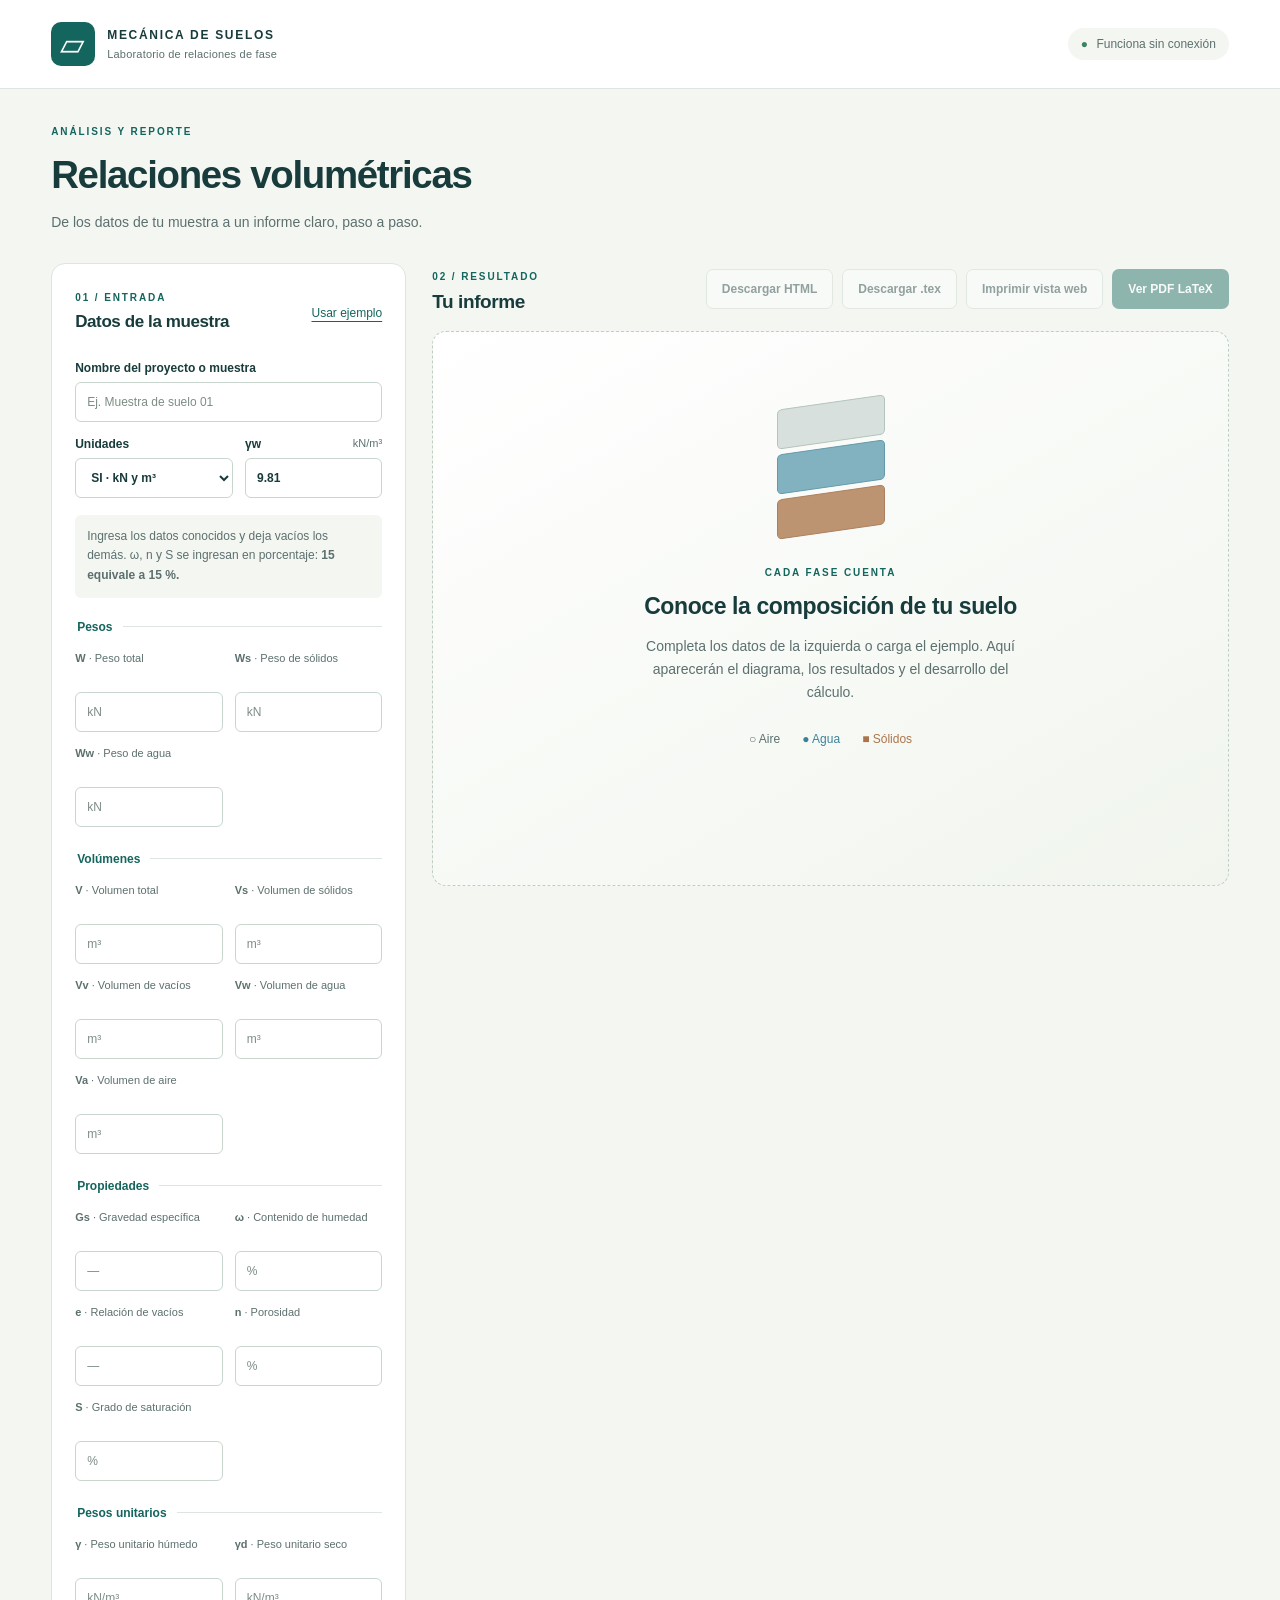
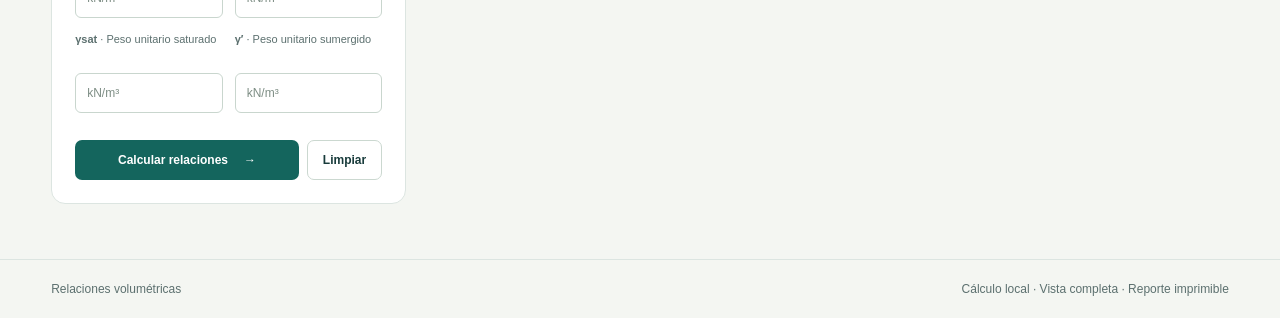
<file: index.html>
<!doctype html>
<html lang="es">
<head>
  <meta charset="utf-8">
  <meta name="viewport" content="width=device-width, initial-scale=1">
  <meta name="color-scheme" content="light">
  <title>Relaciones volumétricas · Mecánica de suelos</title>
  <link rel="stylesheet" href="styles.css">
  <script src="soil.js" defer></script>
  <script src="latex.js" defer></script>
  <script src="app.js" defer></script>
</head>
<body>
  <a class="skip-link" href="#workspace">Saltar al contenido</a>
  <header class="site-header no-print">
    <div class="brand"><span class="brand-icon" aria-hidden="true">▱</span><div>MECÁNICA DE SUELOS<small>Laboratorio de relaciones de fase</small></div></div>
    <span class="local-badge"><span aria-hidden="true">●</span> Funciona sin conexión</span>
  </header>
  <main id="workspace">
    <div class="intro no-print"><p class="eyebrow">ANÁLISIS Y REPORTE</p><h1>Relaciones volumétricas</h1><p>De los datos de tu muestra a un informe claro, paso a paso.</p></div>
    <div class="workspace-grid">
      <aside class="input-panel no-print" aria-labelledby="input-title">
        <div class="panel-heading"><div><span class="eyebrow">01 / ENTRADA</span><h2 id="input-title">Datos de la muestra</h2></div><button type="button" id="example" class="text-button">Usar ejemplo</button></div>
        <form id="soil-form" novalidate>
          <label class="field project-field" for="project">Nombre del proyecto o muestra<input id="project" maxlength="120" placeholder="Ej. Muestra de suelo 01"></label>
          <div class="system-row"><label class="field" for="system">Unidades<select id="system"><option value="SI">SI · kN y m³</option><option value="CGS">CGS · gf y cm³</option></select></label><label class="field" for="gammaw">γw <span class="density-unit">kN/m³</span><input id="gammaw" value="9.81" inputmode="decimal" autocomplete="off"></label></div>
          <p class="input-help">Ingresa los datos conocidos y deja vacíos los demás. ω, n y S se ingresan en porcentaje: <strong>15 equivale a 15 %.</strong></p>
          <div id="input-groups"></div>
          <div class="form-actions"><button class="button primary" type="submit">Calcular relaciones <span aria-hidden="true">→</span></button><button type="button" id="clear" class="button secondary">Limpiar</button></div>
        </form>
      </aside>
      <div class="output-panel">
        <div id="status" class="status no-print" role="status" aria-live="polite" hidden></div>
        <div class="report-toolbar no-print"><div><span class="eyebrow">02 / RESULTADO</span><h2>Tu informe</h2></div><div class="toolbar-actions"><button type="button" id="download" class="button secondary" disabled>Descargar HTML</button><button type="button" id="download-tex" class="button secondary" disabled>Descargar .tex</button><button type="button" id="print" class="button secondary" disabled>Imprimir vista web</button><button type="button" id="latex-pdf" class="button primary" disabled>Ver PDF LaTeX</button></div></div>
        <p id="print-help" class="print-help no-print" hidden><strong>Ver PDF LaTeX</strong> compila el informe y muestra una vista previa. Después puedes descargar el PDF o su archivo <strong>.tex</strong> editable.</p>
        <section id="pdf-preview" class="pdf-preview no-print" aria-labelledby="pdf-preview-title" hidden>
          <div class="preview-heading"><div><p class="eyebrow">REPORTE COMPILADO</p><h2 id="pdf-preview-title" tabindex="-1">Vista previa del PDF</h2></div><button type="button" id="close-preview" class="button secondary">Cerrar vista previa</button></div>
          <div class="preview-actions"><a id="save-pdf" class="button primary" download="relaciones-volumetricas.pdf">Descargar PDF</a><button id="preview-tex" type="button" class="button secondary">Descargar .tex</button><a id="open-pdf" class="button secondary" target="_blank" rel="noopener">Abrir en otra pestaña</a></div>
          <p class="print-help">Si tu navegador no muestra el documento aquí, usa “Abrir en otra pestaña” o “Descargar PDF”.</p>
          <iframe id="pdf-frame" title="Informe PDF de relaciones volumétricas"></iframe>
        </section>
        <div id="empty" class="empty-state"><div class="empty-art" aria-hidden="true"><span></span><span></span><span></span></div><p class="eyebrow">CADA FASE CUENTA</p><h2>Conoce la composición de tu suelo</h2><p>Completa los datos de la izquierda o carga el ejemplo. Aquí aparecerán el diagrama, los resultados y el desarrollo del cálculo.</p><div class="empty-legend"><span>○ Aire</span><span>● Agua</span><span>■ Sólidos</span></div></div>
        <article id="report" aria-label="Informe de relaciones volumétricas" hidden></article>
      </div>
    </div>
  </main>
  <footer class="site-footer no-print">Relaciones volumétricas <span>Cálculo local · Vista completa · Reporte imprimible</span></footer>
  <noscript>Activa JavaScript en tu navegador para realizar los cálculos.</noscript>
</body>
</html>
</file>
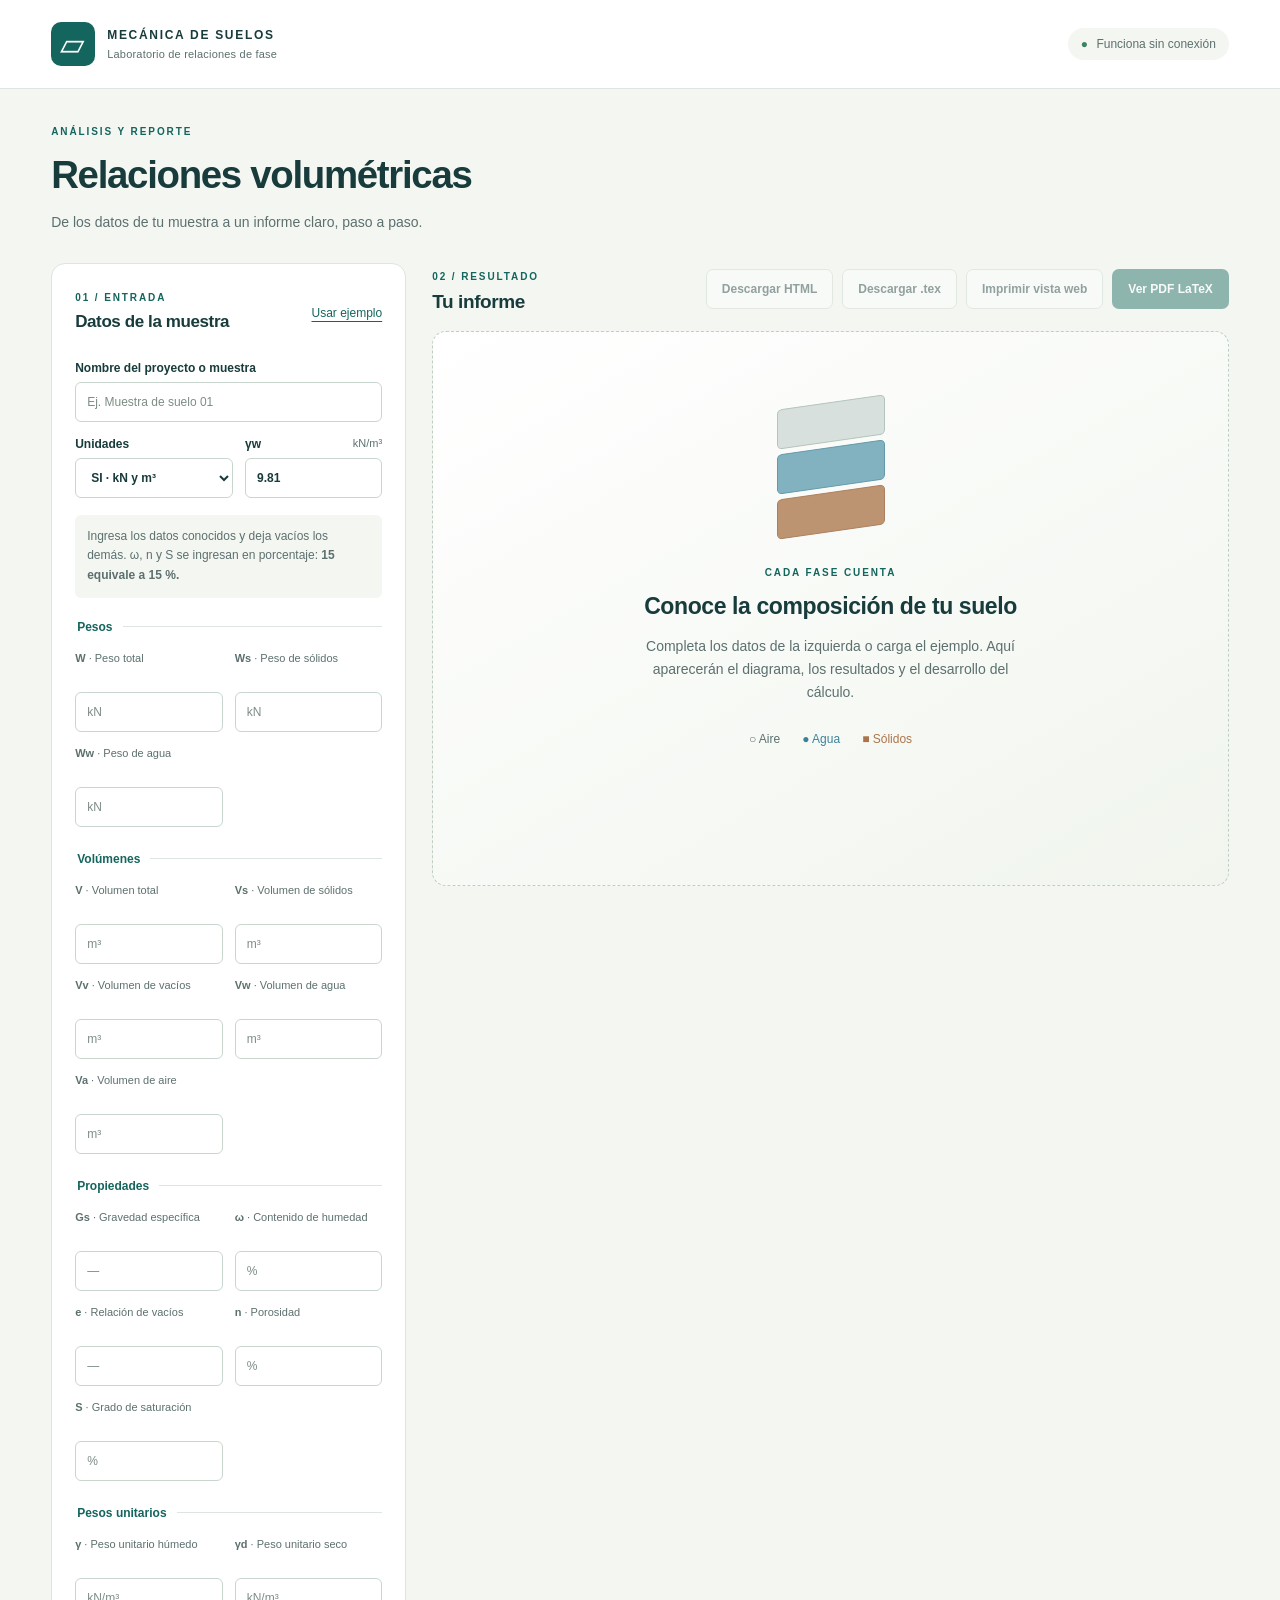
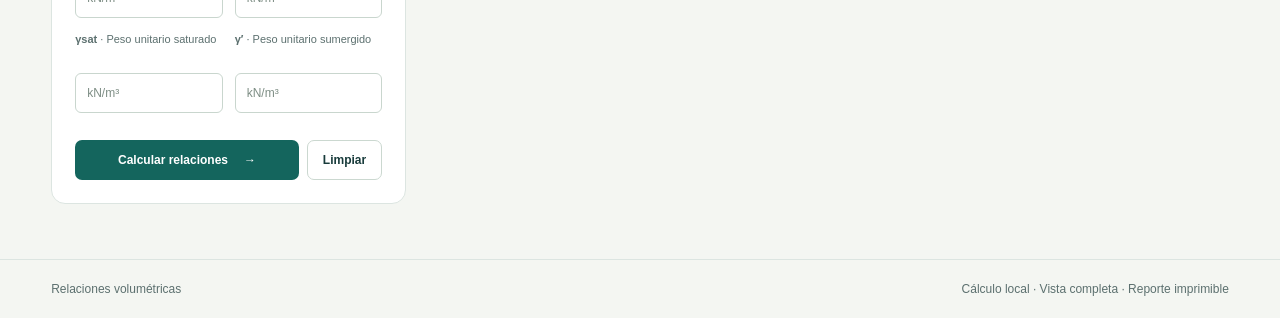
<file: relaciones-volumetricas.html>
<!doctype html>
<html lang="es">
<head>
  <meta charset="utf-8">
  <meta name="viewport" content="width=device-width, initial-scale=1">
  <meta name="color-scheme" content="light">
  <title>Relaciones volumétricas · Mecánica de suelos</title>
  <style id="app-styles">
:root{--ink:#183b3b;--muted:#5c706f;--accent:#14655d;--line:#dce5e1;--paper:#fff;--bg:#f4f6f2;--soft:#eaf2ee;--brown:#ad744b;--blue:#3a829b;font-family:Segoe UI,Arial,sans-serif;color:var(--ink);background:var(--bg);font-synthesis:none}
*{box-sizing:border-box}body{margin:0}button,input,select{font:inherit}button{cursor:pointer}button:disabled{opacity:.45;cursor:not-allowed}button,input,select,a{outline-offset:4px}button:focus-visible,input:focus-visible,select:focus-visible,a:focus-visible{outline:3px solid #258b7a}[hidden]{display:none!important}.skip-link{position:absolute;left:12px;top:-90px;background:white;padding:12px;z-index:5}.skip-link:focus{top:12px}.site-header{display:flex;justify-content:space-between;align-items:center;padding:22px 4%;background:#fff;border-bottom:1px solid var(--line)}.brand{display:flex;align-items:center;gap:12px;font-size:12px;font-weight:750;letter-spacing:1.7px}.brand-icon{display:grid;place-items:center;font-size:32px;width:44px;height:44px;color:white;background:var(--accent);border-radius:10px}.brand small{display:block;font-size:11px;font-weight:400;letter-spacing:.2px;margin-top:6px;color:var(--muted)}.local-badge{font-size:12px;color:var(--muted);background:var(--bg);padding:9px 13px;border-radius:30px}.local-badge span{color:#3d8264;margin-right:5px}main{max-width:1500px;margin:auto;padding:35px 4% 55px}.eyebrow{font-size:10px;letter-spacing:1.9px;font-weight:750;color:var(--accent);margin:0 0 12px}h1{font-size:clamp(28px,3vw,39px);letter-spacing:-1.3px;margin:6px 0 10px;font-weight:650}h2{font-size:19px;letter-spacing:-.4px;margin:7px 0}h3{font-size:16px}p{line-height:1.65}.intro>p:last-child{color:var(--muted);font-size:14px;margin-bottom:29px}.workspace-grid{display:grid;grid-template-columns:355px minmax(0,1fr);gap:26px;align-items:start}.input-panel{border:1px solid var(--line);border-radius:14px;background:white;padding:23px}.panel-heading{display:flex;justify-content:space-between;align-items:center;gap:8px;margin-bottom:22px}.panel-heading h2{font-size:17px}.text-button{padding:4px 0;background:none;border:0;color:var(--accent);font-size:12px;text-decoration:underline;text-underline-offset:4px;white-space:nowrap}.field{display:flex;flex-direction:column;gap:7px;font-size:12px;font-weight:600;position:relative}.field span{font-size:11px;color:var(--muted);font-weight:400}.field input,.field select{width:100%;min-width:0;border:1px solid #c9d6ce;border-radius:6px;padding:10px 11px;background:#fff;color:var(--ink);height:40px}.field input::placeholder{color:#7d8d84;font-weight:400}.field input[aria-invalid=true]{border-color:#b43d32;background:#fff5f2}.system-row{display:grid;grid-template-columns:1.15fr 1fr;gap:12px;margin-top:15px}.density-unit{position:absolute;right:0;top:0}.input-help{font-size:12px;color:var(--muted);background:var(--bg);padding:12px;border-radius:6px;margin:17px 0 22px}fieldset{border:0;border-top:1px solid var(--line);padding:17px 0 5px;margin:20px 0 0;min-width:0}legend{font-size:12px;font-weight:700;padding-right:10px;color:var(--accent)}.field-grid{display:grid;grid-template-columns:1fr 1fr;gap:14px 12px}.field-name{line-height:1.4;min-height:34px}.form-actions{display:flex;gap:8px;margin-top:22px}.button{border-radius:7px;padding:11px 15px;font-size:12px;font-weight:650;border:1px solid transparent;display:inline-flex;align-items:center;justify-content:center;gap:16px;min-height:40px}.primary{background:var(--accent);color:white}.primary:hover:not(:disabled){background:#104f48}.secondary{background:#fff;border-color:#cbd8d0;color:var(--ink)}.secondary:hover:not(:disabled){background:var(--soft)}.form-actions .primary{flex:1}.report-toolbar{display:flex;align-items:center;justify-content:space-between;gap:12px;margin:3px 0 18px}.toolbar-actions{display:flex;gap:9px;flex-wrap:wrap}.report-toolbar h2{margin-bottom:0}.report-toolbar .eyebrow{font-size:10px}.empty-state{border:1px dashed #bfcfc4;border-radius:14px;min-height:555px;text-align:center;padding:70px 35px;background:linear-gradient(150deg,#fff,#f1f5ee)}.empty-state>p:not(.eyebrow){max-width:395px;margin:15px auto;font-size:14px;color:var(--muted)}.empty-state h2{font-size:23px}.empty-art{width:108px;height:133px;display:flex;flex-direction:column;gap:5px;margin:0 auto 30px;transform:skewY(-8deg)}.empty-art span{height:30%;border-radius:5px;background:#d7e0dc;border:1px solid #b3c4bc}.empty-art span:nth-child(2){background:#82b2c0;border-color:#639aaa}.empty-art span:nth-child(3){background:#bd9472;border-color:#ac805c}.empty-legend{display:flex;justify-content:center;gap:22px;color:var(--muted);font-size:12px;margin-top:28px}.empty-legend span:nth-child(2){color:var(--blue)}.empty-legend span:nth-child(3){color:var(--brown)}.status{border-radius:8px;background:#fff0e8;border:1px solid #ecc8b3;color:#7a3923;padding:12px 16px;font-size:13px;margin-bottom:18px}.status ul{padding-left:18px;margin:6px 0}.status.success{color:var(--accent);background:var(--soft);border-color:#c3d8cb}.print-help{font-size:12px;color:var(--muted);margin:0 0 17px}#report{padding:32px;background:white;border:1px solid var(--line);border-radius:14px;overflow-wrap:anywhere}.report-heading{border-bottom:2px solid var(--accent);padding-bottom:20px;margin-bottom:22px}.report-heading h2{font-size:27px}.report-heading .project{font-size:17px;margin:8px 0;color:var(--accent)}.report-meta{font-size:12px;color:var(--muted);margin:7px 0}.report-section{margin-top:28px}.section-title{display:flex;gap:10px;align-items:baseline;font-size:17px;margin-bottom:17px}.section-title span{font-size:11px;color:var(--accent);font-weight:400}.summary-cards{display:grid;grid-template-columns:repeat(3,1fr);gap:10px}.summary-card{background:var(--soft);padding:14px;border-radius:7px;font-size:11px;color:var(--muted)}.summary-card strong{display:block;font-size:24px;font-weight:600;color:var(--ink);margin:8px 0 3px}.summary-card small{font-size:11px}.phase-figure{margin:0;border:1px solid var(--line);border-radius:8px;padding:14px 12px;background:#fcfdfb}.phase-figure svg{width:100%;height:auto;display:block}.phase-figure figcaption{font-size:11px;color:var(--muted);line-height:1.6;margin:6px}.diagram-note,.notice{background:#f7f4ea;padding:12px 15px;font-size:12px;border-left:3px solid #b89942;line-height:1.7}.report-table{border-collapse:collapse;width:100%;font-size:12px;table-layout:fixed}.report-table th{text-align:left;background:var(--soft);color:var(--accent);font-size:11px}.report-table td,.report-table th{padding:10px 8px;border-bottom:1px solid var(--line);overflow-wrap:anywhere}.report-table th:first-child{width:35%}.report-table .numeric{text-align:right;font-variant-numeric:tabular-nums}.tag{font-size:10px;color:var(--accent)}.step{margin:12px 0;padding:14px 17px;border:1px solid var(--line);border-left:3px solid #609a89;border-radius:5px}.step h4{font-size:12px;margin:0 0 9px}.formula{font-family:Cambria,Georgia,serif;font-size:16px;line-height:1.65;margin:6px 0;overflow-wrap:anywhere}.substitution{font-size:13px;color:var(--muted);line-height:1.8}.step-result{font-size:13px;color:var(--accent);font-weight:650;margin:7px 0 0}.report-note{font-size:12px;color:var(--muted)}.report-footer{font-size:11px;color:var(--muted);border-top:1px solid var(--line);margin-top:30px;padding-top:15px}.reference-list{padding-left:20px;font-size:13px;line-height:1.9}.site-footer{border-top:1px solid var(--line);padding:22px 4%;font-size:12px;color:var(--muted);display:flex;justify-content:space-between}
@media(min-width:1400px){.workspace-grid{grid-template-columns:380px minmax(0,1fr)}}
@media(max-width:1000px){.workspace-grid{grid-template-columns:315px minmax(0,1fr);gap:17px}.input-panel{padding:17px}#report{padding:22px}.report-toolbar{align-items:flex-start;flex-direction:column}.summary-cards{gap:6px}.summary-card{padding:10px}.summary-card strong{font-size:20px}}
@media(max-width:760px){main{padding:25px 16px}.site-header{padding:17px}.local-badge{display:none}.workspace-grid{grid-template-columns:1fr}.report-toolbar{flex-direction:row;align-items:center;flex-wrap:wrap;margin-top:12px}.input-panel{padding:21px}.empty-state{min-height:400px;padding:45px 20px}#report{padding:20px 14px}.report-heading h2{font-size:23px}.summary-card strong{font-size:21px}.report-table{font-size:11px}.report-table td,.report-table th{padding:9px 4px}.site-footer{gap:15px;line-height:1.6;flex-wrap:wrap}.phase-figure{padding:8px 0}.brand{font-size:11px}}
@page{size:A4;margin:17mm 15mm}
.pdf-preview{padding:20px;margin:0 0 24px;border:1px solid var(--line);border-radius:12px;background:white;scroll-margin-top:20px}.preview-heading{display:flex;align-items:center;justify-content:space-between;gap:12px;flex-wrap:wrap}.preview-actions{display:flex;gap:8px;flex-wrap:wrap;margin:15px 0}.preview-actions a{text-decoration:none}.pdf-preview iframe{display:block;width:100%;height:75vh;min-height:420px;border:1px solid var(--line);border-radius:5px;background:#f4f4f4}
@media print{#report[hidden]{display:none!important}}
@media print{
  :root,body{background:white;color:#172d2b;font-size:10pt}*{-webkit-print-color-adjust:exact;print-color-adjust:exact}.no-print,.skip-link,#empty,noscript{display:none!important}main{padding:0;max-width:none;margin:0}.workspace-grid,.output-panel{display:block}#report{display:block!important;border:0;border-radius:0;padding:0;overflow:visible}.report-heading{padding-bottom:12pt;margin-bottom:16pt}.report-heading h2{font-size:23pt}.report-meta{font-size:9pt}.summary-cards{display:grid;grid-template-columns:repeat(3,1fr)}.summary-card{padding:10pt}.summary-card strong{font-size:19pt}.report-section{margin-top:18pt}.section-title{break-after:avoid;font-size:14pt;margin-bottom:10pt}.phase-figure{break-inside:avoid;padding:8pt}.phase-figure svg{max-height:90mm}.report-table{font-size:9pt}.report-table td,.report-table th{padding:6pt}.report-table thead{display:table-header-group}.report-table tr{break-inside:avoid}.step{break-inside:avoid;margin:9pt 0;padding:10pt}.step h4{font-size:10pt}.formula{font-size:12pt}.substitution,.step-result{font-size:10pt}.summary-cards,.notice{break-inside:avoid}p{orphans:3;widows:3}.report-footer{font-size:9pt}.report-note{font-size:9pt}a{color:inherit;text-decoration:none}
}

</style>
  
  
  
</head>
<body>
  <a class="skip-link" href="#workspace">Saltar al contenido</a>
  <header class="site-header no-print">
    <div class="brand"><span class="brand-icon" aria-hidden="true">▱</span><div>MECÁNICA DE SUELOS<small>Laboratorio de relaciones de fase</small></div></div>
    <span class="local-badge"><span aria-hidden="true">●</span> Funciona sin conexión</span>
  </header>
  <main id="workspace">
    <div class="intro no-print"><p class="eyebrow">ANÁLISIS Y REPORTE</p><h1>Relaciones volumétricas</h1><p>De los datos de tu muestra a un informe claro, paso a paso.</p></div>
    <div class="workspace-grid">
      <aside class="input-panel no-print" aria-labelledby="input-title">
        <div class="panel-heading"><div><span class="eyebrow">01 / ENTRADA</span><h2 id="input-title">Datos de la muestra</h2></div><button type="button" id="example" class="text-button">Usar ejemplo</button></div>
        <form id="soil-form" novalidate>
          <label class="field project-field" for="project">Nombre del proyecto o muestra<input id="project" maxlength="120" placeholder="Ej. Muestra de suelo 01"></label>
          <div class="system-row"><label class="field" for="system">Unidades<select id="system"><option value="SI">SI · kN y m³</option><option value="CGS">CGS · gf y cm³</option></select></label><label class="field" for="gammaw">γw <span class="density-unit">kN/m³</span><input id="gammaw" value="9.81" inputmode="decimal" autocomplete="off"></label></div>
          <p class="input-help">Ingresa los datos conocidos y deja vacíos los demás. ω, n y S se ingresan en porcentaje: <strong>15 equivale a 15 %.</strong></p>
          <div id="input-groups"></div>
          <div class="form-actions"><button class="button primary" type="submit">Calcular relaciones <span aria-hidden="true">→</span></button><button type="button" id="clear" class="button secondary">Limpiar</button></div>
        </form>
      </aside>
      <div class="output-panel">
        <div id="status" class="status no-print" role="status" aria-live="polite" hidden></div>
        <div class="report-toolbar no-print"><div><span class="eyebrow">02 / RESULTADO</span><h2>Tu informe</h2></div><div class="toolbar-actions"><button type="button" id="download" class="button secondary" disabled>Descargar HTML</button><button type="button" id="download-tex" class="button secondary" disabled>Descargar .tex</button><button type="button" id="print" class="button secondary" disabled>Imprimir vista web</button><button type="button" id="latex-pdf" class="button primary" disabled>Ver PDF LaTeX</button></div></div>
        <p id="print-help" class="print-help no-print" hidden><strong>Ver PDF LaTeX</strong> compila el informe y muestra una vista previa. Después puedes descargar el PDF o su archivo <strong>.tex</strong> editable.</p>
        <section id="pdf-preview" class="pdf-preview no-print" aria-labelledby="pdf-preview-title" hidden>
          <div class="preview-heading"><div><p class="eyebrow">REPORTE COMPILADO</p><h2 id="pdf-preview-title" tabindex="-1">Vista previa del PDF</h2></div><button type="button" id="close-preview" class="button secondary">Cerrar vista previa</button></div>
          <div class="preview-actions"><a id="save-pdf" class="button primary" download="relaciones-volumetricas.pdf">Descargar PDF</a><button id="preview-tex" type="button" class="button secondary">Descargar .tex</button><a id="open-pdf" class="button secondary" target="_blank" rel="noopener">Abrir en otra pestaña</a></div>
          <p class="print-help">Si tu navegador no muestra el documento aquí, usa “Abrir en otra pestaña” o “Descargar PDF”.</p>
          <iframe id="pdf-frame" title="Informe PDF de relaciones volumétricas"></iframe>
        </section>
        <div id="empty" class="empty-state"><div class="empty-art" aria-hidden="true"><span></span><span></span><span></span></div><p class="eyebrow">CADA FASE CUENTA</p><h2>Conoce la composición de tu suelo</h2><p>Completa los datos de la izquierda o carga el ejemplo. Aquí aparecerán el diagrama, los resultados y el desarrollo del cálculo.</p><div class="empty-legend"><span>○ Aire</span><span>● Agua</span><span>■ Sólidos</span></div></div>
        <article id="report" aria-label="Informe de relaciones volumétricas" hidden></article>
      </div>
    </div>
  </main>
  <footer class="site-footer no-print">Relaciones volumétricas <span>Cálculo local · Vista completa · Reporte imprimible</span></footer>
  <noscript>Activa JavaScript en tu navegador para realizar los cálculos.</noscript>
<script>
/* Motor de cálculo compartido por la página y las comprobaciones. */
(function (root) {
  'use strict';
  const variables = [
    ['W','W','Peso total','weight'], ['Ws','Ws','Peso de sólidos','weight'],
    ['Ww','Ww','Peso de agua','weight'], ['V','V','Volumen total','volume'],
    ['Vs','Vs','Volumen de sólidos','volume'], ['Vv','Vv','Volumen de vacíos','volume'],
    ['Vw','Vw','Volumen de agua','volume'], ['Va','Va','Volumen de aire','volume'],
    ['Gs','Gs','Gravedad específica','ratio'], ['w','ω','Contenido de humedad','percent'],
    ['e','e','Relación de vacíos','ratio'], ['n','n','Porosidad','percent'],
    ['S','S','Grado de saturación','percent'], ['gamma','γ','Peso unitario húmedo','density'],
    ['gammad','γd','Peso unitario seco','density'], ['gammasat','γsat','Peso unitario saturado','density'],
    ['gammasub','γ′','Peso unitario sumergido','density'], ['gammaw','γw','Peso específico del agua','density']
  ].map(([key,symbol,label,type]) => ({key,symbol,label,type}));
  const byKey = Object.fromEntries(variables.map(v => [v.key,v]));
  const rules = [];
  function rule(out, deps, expression, calculate) { rules.push({out,deps,expression,calculate}); }
  function sum(total,a,b) {
    rule(total,[a,b],`${a} + ${b}`,(x,y)=>x+y);
    rule(a,[total,b],`${total} − ${b}`,(x,y)=>x-y);
    rule(b,[total,a],`${total} − ${a}`,(x,y)=>x-y);
  }
  function product(total,a,b) {
    rule(total,[a,b],`${a} × ${b}`,(x,y)=>x*y);
    rule(a,[total,b],`${total} / ${b}`,(x,y)=>y===0?NaN:x/y);
    rule(b,[total,a],`${total} / ${a}`,(x,y)=>y===0?NaN:x/y);
  }
  sum('W','Ws','Ww'); sum('V','Vs','Vv'); sum('Vv','Vw','Va');
  product('Ww','w','Ws'); product('Vv','e','Vs'); product('Vv','n','V');
  product('Vw','S','Vv'); product('W','gamma','V'); product('Ws','gammad','V');
  product('Ww','Vw','gammaw');
  rule('n',['e'],'e / (1 + e)',e=>e/(1+e));
  rule('e',['n'],'n / (1 − n)',n=>n===1?NaN:n/(1-n));
  rule('Ws',['Gs','Vs','gammaw'],'Gs × Vs × gammaw',(g,v,w)=>g*v*w);
  rule('Vs',['Ws','Gs','gammaw'],'Ws / (Gs × gammaw)',(w,g,gw)=>w/(g*gw));
  rule('Gs',['Ws','Vs','gammaw'],'Ws / (Vs × gammaw)',(w,v,gw)=>w/(v*gw));
  rule('gammad',['gamma','w'],'gamma / (1 + w)',(g,w)=>g/(1+w));
  rule('gamma',['gammad','w'],'gammad × (1 + w)',(g,w)=>g*(1+w));
  rule('w',['gamma','gammad'],'gamma / gammad − 1',(g,d)=>g/d-1);
  rule('gammad',['Gs','gammaw','e'],'Gs × gammaw / (1 + e)',(g,w,e)=>g*w/(1+e));
  rule('e',['Gs','gammaw','gammad'],'Gs × gammaw / gammad − 1',(g,w,d)=>g*w/d-1);
  rule('Gs',['gammad','e','gammaw'],'gammad × (1 + e) / gammaw',(d,e,w)=>d*(1+e)/w);
  rule('e',['Gs','w','S'],'Gs × w / S',(g,w,s)=>s===0?NaN:g*w/s);
  rule('S',['Gs','w','e'],'Gs × w / e',(g,w,e)=>e===0?NaN:g*w/e);
  rule('w',['S','e','Gs'],'S × e / Gs',(s,e,g)=>s*e/g);
  rule('Gs',['S','e','w'],'S × e / w',(s,e,w)=>w===0?NaN:s*e/w);
  rule('gamma',['Gs','gammaw','w','e'],'Gs × gammaw × (1 + w) / (1 + e)',(g,gw,w,e)=>g*gw*(1+w)/(1+e));
  rule('gammasat',['Gs','e','gammaw'],'(Gs + e) × gammaw / (1 + e)',(g,e,w)=>(g+e)*w/(1+e));
  rule('gammasub',['gammasat','gammaw'],'gammasat − gammaw',(g,w)=>g-w);
  rule('gammasat',['gammasub','gammaw'],'gammasub + gammaw',(g,w)=>g+w);
  const fmt = value => Number(value.toPrecision(6)).toLocaleString('es-MX',{maximumSignificantDigits:6});
  const unit = (key,system) => ({weight:system==='SI'?'kN':'gf',volume:system==='SI'?'m³':'cm³',density:system==='SI'?'kN/m³':'gf/cm³',percent:'%',ratio:'—'})[byKey[key].type];
  const display = (key,value) => fmt(byKey[key].type==='percent'?value*100:value);
  function expressionText(expression, values) {
    return expression.replace(/[A-Za-z]+/g,key=>values ? `(${fmt(values[key])})` : byKey[key].symbol);
  }
  function validate(key,value) {
    if (!Number.isFinite(value)) return 'debe ser un número finito';
    if (value<0 && key!=='gammasub') return 'no puede ser negativo';
    if (['W','Ws','V','Vs','Gs','gamma','gammad','gammasat','gammaw'].includes(key) && value<=0) return 'debe ser mayor que cero';
    if (['n','S'].includes(key) && value>1) return 'no puede superar el 100 %';
    if (key==='n' && value===1) return 'debe ser menor que el 100 % para un suelo con sólidos';
    return '';
  }
  function solve(input,gammaw=9.81) {
    const values = {...input,gammaw}, steps=[], errors=[], warnings=[];
    for (const [key,val] of Object.entries(values)) {
      if (!byKey[key]) { errors.push(`Variable desconocida: ${key}`); continue; }
      const error=validate(key,val); if(error) errors.push(`${byKey[key].symbol}: ${error}.`);
    }
    if(errors.length) return {values,steps,errors,warnings,inputKeys:Object.keys(input)};
    for(let pass=0;pass<60;pass++) {
      let changed=false;
      for(const r of rules) {
        if(Object.hasOwn(values,r.out) || !r.deps.every(k=>Object.hasOwn(values,k))) continue;
        let value=r.calculate(...r.deps.map(k=>values[k]));
        if(!Number.isFinite(value)) continue;
        if(value<0 && value>-1e-12) value=0;
        values[r.out]=value;
        steps.push({key:r.out,expression:r.expression,formula:`${byKey[r.out].symbol} = ${expressionText(r.expression)}`,substitution:expressionText(r.expression,values),value});
        changed=true;
      }
      if(!changed) break;
    }
    for(const [key,val] of Object.entries(values)) {
      const error=validate(key,val); if(error) errors.push(`${byKey[key].symbol} calculado: ${error}. Revisa los datos.`);
    }
    const conflicts=new Set();
    for(const r of rules) {
      if(!Object.hasOwn(values,r.out) || !r.deps.every(k=>Object.hasOwn(values,k))) continue;
      const expected=r.calculate(...r.deps.map(k=>values[k]));
      if(Number.isFinite(expected) && Math.abs(expected-values[r.out])>1e-5*Math.max(1e-9,Math.abs(expected),Math.abs(values[r.out]))) {
        const signature=[r.out,...r.deps].sort().join(',');
        if(!conflicts.has(signature)) errors.push(`Datos incompatibles: ${byKey[r.out].symbol} = ${expressionText(r.expression)} no se cumple con los valores ingresados.`);
        conflicts.add(signature);
      }
    }
    if(values.Gs!==undefined && (values.Gs<2 || values.Gs>3.5)) warnings.push('Gs está fuera del intervalo típico de 2 a 3.5. Verifica el material y las unidades.');
    const missing=variables.filter(v=>!Object.hasOwn(values,v.key));
    if(missing.length) warnings.push(`Cálculo parcial. Faltan datos independientes para obtener: ${missing.map(v=>v.symbol).join(', ')}.`);
    return {values,steps,errors:[...new Set(errors)],warnings,inputKeys:Object.keys(input)};
  }
  function classify(values) {
    const lines=[];
    if(values.S!==undefined) lines.push(`Saturación: ${display('S',values.S)} %. ${values.S>=0.995?'Suelo saturado':values.S>=0.85?'Suelo casi saturado':values.S>=0.5?'Suelo parcialmente saturado':'Suelo con bajo grado de saturación'}.`);
    if(values.e!==undefined) lines.push(`Relación de vacíos: ${fmt(values.e)}. La interpretación de la compacidad depende del tipo de suelo y de sus valores de referencia.`);
    return lines;
  }
  root.Soil={variables,byKey,fmt,unit,display,solve,classify,validate};
})(globalThis);

</script>
<script>
/* Reporte LaTeX independiente: gráfico vectorial TikZ y fórmulas matemáticas. */
(function(root) {
  'use strict';
  const symbols={W:'W',Ws:'W_s',Ww:'W_w',V:'V',Vs:'V_s',Vv:'V_v',Vw:'V_w',Va:'V_a',Gs:'G_s',w:'\\omega',e:'e',n:'n',S:'S',gamma:'\\gamma',gammad:'\\gamma_d',gammasat:'\\gamma_{sat}',gammasub:"\\gamma'",gammaw:'\\gamma_w'};
  const escapes={'\\':'\\textbackslash{}','{':'\\{','}':'\\}','$':'\\$','&':'\\&','#':'\\#','%':'\\%','_':'\\_','~':'\\textasciitilde{}','^':'\\textasciicircum{}','³':'\\textsuperscript{3}','²':'\\textsuperscript{2}','—':'---','–':'--','−':'-','γ':'\\ensuremath{\\gamma}','ω':'\\ensuremath{\\omega}','′':"'",'×':'\\ensuremath{\\times}','≈':'\\ensuremath{\\approx}','≤':'\\ensuremath{\\leq}','≥':'\\ensuremath{\\geq}'};
  function text(value) {return Array.from(String(value)).map(c=>escapes[c] || (/\s/.test(c)?' ':c.codePointAt(0)<256&&c.codePointAt(0)>=32?c:'?')).join('');}
  function number(value) {
    if(!Number.isFinite(value)) throw new Error('El reporte contiene un valor no finito.');
    const parts=Number(value.toPrecision(6)).toString().split('e');
    return parts.length===1?parts[0]:`${parts[0]} \\times 10^{${Number(parts[1])}}`;
  }
  // Las expresiones provienen exclusivamente de las reglas del motor; nunca se evalúa código.
  function expression(source,values) {
    const tokens=source.match(/[A-Za-z]+|\d+(?:\.\d+)?|[()+−×/]/g)||[];
    if(tokens.join('')!==source.replace(/\s/g,'')) throw new Error('Expresión no válida.');
    let index=0;
    function atom(){
      const token=tokens[index++];
      if(token==='('){const result=add();if(tokens[index++]!==')')throw new Error('Paréntesis incompletos.');return result;}
      if(Object.hasOwn(symbols,token))return {kind:'leaf',value:values?number(values[token]):symbols[token]};
      if(/^\d+(\.\d+)?$/.test(token))return {kind:'leaf',value:token};
      throw new Error('Símbolo no válido en la fórmula.');
    }
    function product(){let left=atom();while(['×','/'].includes(tokens[index])){const op=tokens[index++];left={op,left,right:atom()};}return left;}
    function add(){let left=product();while(['+','−'].includes(tokens[index])){const op=tokens[index++];left={op,left,right:product()};}return left;}
    function render(node,parent=0){
      if(node.kind==='leaf')return node.value.startsWith('-')?`\\left(${node.value}\\right)`:node.value;
      if(node.op==='/')return `\\frac{${render(node.left)}}{${render(node.right)}}`;
      const precedence=node.op==='×'?2:1;
      const output=`${render(node.left,precedence)} ${node.op==='×'?'\\cdot':node.op==='−'?'-':'+'} ${render(node.right,precedence+(node.op==='−'?1:0))}`;
      return precedence<parent?`\\left(${output}\\right)`:output;
    }
    const tree=add();if(index!==tokens.length)throw new Error('Fórmula incompleta.');return render(tree);
  }
  function unit(key,system){const raw=root.Soil.unit(key,system);return raw==='—'?'':`\\,\\text{${text(raw)}}`;}
  function resultValue(key,val,system){return number(root.Soil.byKey[key].type==='percent'?val*100:val)+unit(key,system);}
  function table(keys,report,origin=false) {
    const header=`Variable & Símbolo & Valor${origin?' & Origen':''} \\\\`;
    return [String.raw`\begin{longtable}{@{}p{${origin?'5.0':'6.5'}cm}cl${origin?'l':''}@{}}`,String.raw`\toprule`,header,String.raw`\midrule\endfirsthead`,String.raw`\toprule`,header,String.raw`\midrule\endhead`,String.raw`\bottomrule\endfoot`,...keys.map(key=>`${text(root.Soil.byKey[key].label)} & $${symbols[key]}$ & $${resultValue(key,report.values[key],report.system)}$${origin?` & ${key==='gammaw'?'Referencia':report.inputKeys.includes(key)?'Dato':'Calculado'}`:''} \\\\`),String.raw`\end{longtable}`].join('\n');
  }
  function diagram(report) {
    const v=report.values;
    if(!['V','Vs','Vw','Va'].every(k=>Number.isFinite(v[k]))||v.V<=0)return 'Faltan volúmenes para representar las fases a escala. Los resultados disponibles se incluyen en la tabla.';
    const hs=5*v.Vs/v.V,hw=5*v.Vw/v.V,ha=5*v.Va/v.V;
    const pos=x=>x.toFixed(6);
    const lines=[String.raw`\begin{center}\begin{tikzpicture}[x=1cm,y=1cm,font=\small]`,String.raw`\node[font=\bfseries,text=accent] at (2,6.1) {VOLUMEN};`,String.raw`\node[font=\bfseries,text=accent] at (7.7,6.1) {PESO};`];
    // Solo escribir dentro de una fase cuando caben la letra y sus márgenes.
    function phase(x,width,y,h,color,label){if(h<=0)return;lines.push(`\\filldraw[fill=${color},draw=white] (${x},${pos(y)}) rectangle (${x+width},${pos(y+h)});`);if(h>0.65)lines.push(`\\node[inner sep=3pt,text=${color==='air'?'black':'white'},font=\\bfseries] at (${x+width/2},${pos(y+h/2)}) {${label}};`);}
    phase(0,4,0,hs,'solid','SÓLIDOS');phase(0,4,hs,hw,'water','AGUA');phase(0,4,hs+hw,ha,'air','AIRE');
    if(hw+ha>0){lines.push(`\\draw[<->,red!65!black] (-0.4,${pos(hs)}) -- (-0.4,5);`);lines.push(`\\node[anchor=east,align=right,fill=white,inner sep=3pt,text=red!65!black] at (-1.05,${pos((hs+5)/2)}) {$V_v$\\\\[3pt]$${number(v.Vw+v.Va)}$};`);}
    lines.push(String.raw`\draw[<->] (4.4,0) -- (4.4,5);\node[anchor=west,fill=white,inner sep=3pt] at (4.85,2.5) {$V$};`);
    lines.push(`\\node at (2,-0.75) {$V = ${resultValue('V',v.V,report.system)}$};`);
    if(Number.isFinite(v.Ws)&&Number.isFinite(v.Ww)&&v.Ws+v.Ww>0){const total=v.Ws+v.Ww,solid=5*v.Ws/total;phase(6.5,2.4,0,solid,'weight','$W_s$');phase(6.5,2.4,solid,5-solid,'water','$W_w$');lines.push(String.raw`\node[fill=white,inner sep=3pt] at (7.7,5.55) {$W_a=0$};`);lines.push(`\\node at (7.7,-0.75) {$W=${resultValue('W',total,report.system)}$};`);}else lines.push(String.raw`\node at (7.7,2.5) {Faltan pesos};`);
    lines.push(String.raw`\end{tikzpicture}\end{center}`);
    lines.push(`\\noindent\\small Sólidos: $${resultValue('Vs',v.Vs,report.system)}$; agua: $${resultValue('Vw',v.Vw,report.system)}$; aire: $${resultValue('Va',v.Va,report.system)}$.\\par\\normalsize`);
    return lines.join('\n');
  }
  function build(report) {
    const {values,steps,inputKeys,system}=report;
    const keys=root.Soil.variables.filter(v=>Object.hasOwn(values,v.key)).map(v=>v.key);
    const date=new Date(report.date||Date.now());
    const content=[String.raw`\documentclass[11pt,a4paper]{article}
\usepackage[utf8]{inputenc}
\usepackage[T1]{fontenc}
\usepackage[margin=2cm]{geometry}
\usepackage{amsmath,amssymb,booktabs,longtable,array,xcolor,tikz,fancyhdr}
\usepackage[unicode,hidelinks]{hyperref}
\definecolor{accent}{HTML}{14655D}
\definecolor{solid}{HTML}{AD744B}
\definecolor{water}{HTML}{3A829B}
\definecolor{air}{HTML}{D6E2DD}
\definecolor{weight}{HTML}{B08843}
\pagestyle{fancy}\fancyhf{}
\fancyhead[L]{\small Relaciones volumétricas}
\fancyhead[R]{\small Mecánica de suelos}
\fancyfoot[C]{\thepage}
\setlength{\headheight}{14pt}
\setlength{\parindent}{0pt}
\setlength{\emergencystretch}{2em}
\renewcommand{\arraystretch}{1.35}
% Reserva espacio antes de un bloque usando solo comandos de LaTeX.
\newcommand{\reservarespacio}[1]{%
  \par
  \ifdim\dimexpr\pagegoal-\pagetotal\relax<#1\relax
    \newpage
  \fi
}
\begin{document}
{\LARGE\bfseries\color{accent} Relaciones volumétricas\par}
\medskip
{\large Diagrama de fases e informe de cálculo\par}`];
    if(report.project)content.push(`\\medskip\\textbf{${text(report.project)}}\\par`);
    content.push(`\\medskip ${text(date.toLocaleString('es-MX'))} \\quad Sistema ${system} \\quad $\\gamma_w=${resultValue('gammaw',values.gammaw,system)}$\\par`);
    if(report.warnings?.length)content.push(String.raw`\section*{Observaciones}`,String.raw`\begin{itemize}`,...report.warnings.map(w=>`\\item ${text(w)}`),String.raw`\end{itemize}`);
    content.push(String.raw`\section{Datos de entrada}`,table(inputKeys,report));
    content.push(String.raw`\reservarespacio{9cm}`,String.raw`\section{Diagrama de fases del suelo}`,diagram(report));
    content.push(String.raw`\section{Resultados}`,table(keys,report,true));
    content.push(String.raw`\section{Desarrollo paso a paso}`,String.raw`Las sustituciones usan $\omega$, $n$ y $S$ como fracciones decimales. Sus resultados finales se expresan en porcentaje. Se muestran seis cifras significativas; los cálculos conservan la precisión interna.`);
    if(!steps.length)content.push('No se obtuvieron variables adicionales. Agrega datos independientes para ampliar el cálculo.');
    steps.forEach((step,i)=>{
      content.push(String.raw`\reservarespacio{4.5cm}`,`\\subsection*{Paso ${i+1}: ${text(root.Soil.byKey[step.key].label)}}`);
      content.push(`\\[${symbols[step.key]} = ${expression(step.expression)}\\]`);
      content.push(`\\[${symbols[step.key]} = ${expression(step.expression,values)} = ${number(step.value)}\\]`);
      content.push(`\\noindent\\textbf{Resultado:} $\\boxed{${symbols[step.key]} = ${resultValue(step.key,step.value,system)}}$\\par`);
    });
    content.push(String.raw`\section{Interpretación}`,...root.Soil.classify(values).map(line=>`${text(line)}\\par`));
    content.push(String.raw`\section{Fórmulas de referencia}
\begin{align*}
W &= W_s+W_w & V &= V_s+V_v & V_v &= V_w+V_a \\
\omega &= \frac{W_w}{W_s} & e &= \frac{V_v}{V_s} & n &= \frac{e}{1+e} \\
S &= \frac{V_w}{V_v} & G_s\omega &= Se & G_s &= \frac{W_s}{V_s\gamma_w}
\end{align*}
\[\gamma=\frac{W}{V}=\frac{G_s\gamma_w(1+\omega)}{1+e},\qquad
\gamma_d=\frac{W_s}{V}=\frac{G_s\gamma_w}{1+e}\]
\[\gamma_{sat}=\frac{(G_s+e)\gamma_w}{1+e},\qquad \gamma'=\gamma_{sat}-\gamma_w\]
\bigskip\hrule\medskip
{\small Relaciones volumétricas}
\end{document}`);
    return content.join('\n');
  }
  root.SoilLatex={build,expression,text,number};
})(globalThis);

</script>
<script>
'use strict';
const $ = id => document.getElementById(id);
const {variables,byKey,fmt,unit,display,solve,classify} = Soil;
const escapeHTML = value => String(value).replace(/[&<>"']/g,c=>({'&':'&amp;','<':'&lt;','>':'&gt;','"':'&quot;',"'":'&#39;'}[c]));
let current=null;
let system='SI';
let compiling=false;
let previewUrl=null;
let previewReport=null;
function clearPreview(){
  $('pdf-frame').removeAttribute('src');
  $('pdf-preview').hidden=true;
  $('save-pdf').removeAttribute('href');
  $('open-pdf').removeAttribute('href');
  if(previewUrl)URL.revokeObjectURL(previewUrl);
  previewUrl=null;previewReport=null;
}
function showPreview(pdf,report){
  clearPreview();
  previewUrl=URL.createObjectURL(pdf);previewReport=report;
  $('pdf-frame').src=previewUrl;
  $('save-pdf').href=previewUrl;
  $('open-pdf').href=previewUrl;
  $('pdf-preview').hidden=false;
  $('pdf-preview').scrollIntoView({behavior:'smooth',block:'start'});
  $('pdf-preview-title').focus({preventScroll:true});
}
function updateExportButtons(){
  for(const id of ['print','download','download-tex']) $(id).disabled=!current;
  $('latex-pdf').disabled=!current||compiling;
}
const groups=[['Pesos',['W','Ws','Ww']],['Volúmenes',['V','Vs','Vv','Vw','Va']],['Propiedades',['Gs','w','e','n','S']],['Pesos unitarios',['gamma','gammad','gammasat','gammasub']]];
$('input-groups').innerHTML=groups.map(([name,keys])=>`<fieldset><legend>${name}</legend><div class="field-grid">${keys.map(key=>`<label class="field" for="input-${key}"><span class="field-name"><strong>${byKey[key].symbol}</strong> · ${byKey[key].label}</span><input id="input-${key}" data-key="${key}" inputmode="decimal" autocomplete="off" placeholder="${unit(key,system)}" aria-label="${byKey[key].label}, ${unit(key,system)}"></label>`).join('')}</div></fieldset>`).join('');

function showStatus(messages,error=false) {
  $('status').hidden=!messages.length;
  $('status').className=`status${error?'':' success'}`;
  $('status').setAttribute('role',error?'alert':'status');
  $('status').innerHTML=messages.length===1?escapeHTML(messages[0]):`<ul>${messages.map(m=>`<li>${escapeHTML(m)}</li>`).join('')}</ul>`;
}
function invalidate() {
  const hadReport=!!current;
  current=null;
  clearPreview();
  updateExportButtons();
  $('report').hidden=true;
  $('empty').hidden=false;
  $('print-help').hidden=true;
  if(hadReport) showStatus(['Cambiaste los datos. Vuelve a calcular para actualizar el informe.']);
}
function parseNumber(text) {
  const cleaned=text.trim();
  if(!/^[+-]?(?:\d+(?:[.,]\d*)?|[.,]\d+)(?:e[+-]?\d+)?$/i.test(cleaned)) return NaN;
  return Number(cleaned.replace(',','.'));
}
function readInput() {
  const input={},errors=[];
  for(const el of document.querySelectorAll('[data-key]')) {
    el.removeAttribute('aria-invalid');
    if(!el.value.trim()) continue;
    const key=el.dataset.key;
    let value=parseNumber(el.value);
    if(byKey[key].type==='percent') value/=100;
    const error=Soil.validate(key,value);
    if(error){errors.push(`${byKey[key].label}: ${error}.`);el.setAttribute('aria-invalid','true');}
    else input[key]=value;
  }
  const gammaw=parseNumber($('gammaw').value);
  const waterError=Soil.validate('gammaw',gammaw);
  $('gammaw').removeAttribute('aria-invalid');
  if(waterError){errors.push(`γw: ${waterError}.`);$('gammaw').setAttribute('aria-invalid','true');}
  if(!Object.keys(input).length && !errors.length) errors.push('Ingresa los datos conocidos de la muestra o usa el ejemplo.');
  return {input,gammaw,errors};
}
function calculate(event) {
  if(event) event.preventDefault();
  invalidate();
  const {input,gammaw,errors}=readInput();
  if(errors.length){showStatus(errors,true);document.querySelector('[aria-invalid=true]')?.focus();return;}
  const result=solve(input,gammaw);
  if(result.errors.length){showStatus(result.errors,true);return;}
  current={...result,system,project:$('project').value.trim(),date:new Date()};
  $('report').innerHTML=renderReport(current);
  $('report').hidden=false;
  $('empty').hidden=true;
  updateExportButtons();
  $('print-help').hidden=false;
  showStatus([result.warnings.some(w=>w.startsWith('Cálculo parcial'))?'Informe parcial disponible. Revisa los datos pendientes en el reporte.':`Informe listo. ${result.steps.length} pasos de cálculo completados.`]);
}
function table(keys,report,origin=false) {
  return `<table class="report-table"><thead><tr><th scope="col">Variable</th><th scope="col">Símbolo</th><th scope="col" class="numeric">Valor</th><th scope="col">Unidad</th>${origin?'<th scope="col">Origen</th>':''}</tr></thead><tbody>${keys.map(key=>`<tr><td>${byKey[key].label}</td><td>${byKey[key].symbol}</td><td class="numeric">${display(key,report.values[key])}</td><td>${unit(key,report.system)}</td>${origin?`<td class="tag">${key==='gammaw'?'Referencia':report.inputKeys.includes(key)?'Dato':'Calculado'}</td>`:''}</tr>`).join('')}</tbody></table>`;
}
function phaseDiagram(report) {
  const v=report.values;
  if(!['V','Vs','Vw','Va'].every(k=>Number.isFinite(v[k])) || v.V<=0) return '<p class="diagram-note">Para dibujar las fases a escala faltan los volúmenes. Agrega un volumen o peso de referencia y los datos necesarios para obtener Vs, Vw y Va. Los resultados disponibles se muestran en la tabla.</p>';
  const top=85,height=245,bottom=top+height,x=200,width=175,weightX=480,weightW=125;
  const hs=v.Vs/v.V*height,hw=v.Vw/v.V*height,ha=v.Va/v.V*height;
  const ys=bottom-hs,yw=ys-hw;
  const text=(tx,ty,content,anchor='middle',fill='#183b3b',size=13)=>`<text x="${tx}" y="${ty}" text-anchor="${anchor}" fill="${fill}" font-size="${size}" font-family="Segoe UI, Arial, sans-serif">${escapeHTML(content)}</text>`;
  const rect=(rx,ry,rw,rh,color)=>`<rect x="${rx}" y="${ry}" width="${rw}" height="${Math.max(0,rh)}" fill="${color}" stroke="white" stroke-width="1.5"/>`;
  const dimension=(dx,y1,y2,color)=>`<path d="M${dx-5} ${y1}h10 M${dx} ${y1}V${y2} M${dx-5} ${y2}h10" fill="none" stroke="${color}" stroke-width="1.4"/>`;
  let svg=text(x+width/2,30,'VOLUMEN','middle','#14655d',13)+text(weightX+weightW/2,30,'PESO','middle','#14655d',13);
  svg+=rect(x,top,width,ha,'#d6e2dd')+rect(x,yw,width,hw,'#3a829b')+rect(x,ys,width,hs,'#ad744b');
  if(ha>32) svg+=text(x+width/2,top+ha/2+4,'AIRE');
  if(hw>32) svg+=text(x+width/2,yw+hw/2+4,'AGUA','middle','#fff');
  if(hs>32) svg+=text(x+width/2,ys+hs/2+4,'SÓLIDOS','middle','#fff');
  // Vv queda a la izquierda de su propia cota; V usa una cota independiente a la derecha.
  if(ha+hw>0) {
    svg+=dimension(178,top,ys,'#a8563d');
    svg+=text(148,(top+ys)/2-6,'Vv','end','#a8563d',12)+text(148,(top+ys)/2+15,fmt(v.Vw+v.Va),'end','#a8563d',12);
  }
  svg+=dimension(400,top,bottom,'#47625b')+text(425,210,'V','start','#47625b',12);
  svg+=text(x+width/2,365,`V = ${fmt(v.V)} ${unit('V',report.system)}`,'middle','#183b3b',12);
  if(Number.isFinite(v.Ws)&&Number.isFinite(v.Ww)&&v.Ws+v.Ww>0) {
    const total=v.Ws+v.Ww,solid=v.Ws/total*height,water=v.Ww/total*height;
    svg+=rect(weightX,top,weightW,water,'#69a1b5')+rect(weightX,bottom-solid,weightW,solid,'#c59c55');
    if(solid>32) svg+=text(weightX+weightW/2,bottom-solid/2+4,'Ws');
    if(water>32) svg+=text(weightX+weightW/2,top+water/2+4,'Ww');
    svg+=text(weightX+weightW/2,60,'Wa = 0','middle','#5c706f',11)+text(weightX+weightW/2,365,`W = ${fmt(total)} ${unit('W',report.system)}`,'middle','#183b3b',12);
  } else svg+=text(weightX+weightW/2,185,'Faltan pesos','middle','#5c706f',12);
  const summary=`Volúmenes: sólidos ${fmt(v.Vs)}, agua ${fmt(v.Vw)}, aire ${fmt(v.Va)}, vacíos ${fmt(v.Vw+v.Va)} y total ${fmt(v.V)} ${unit('V',report.system)}.`;
  return `<figure class="phase-figure"><svg xmlns="http://www.w3.org/2000/svg" viewBox="0 0 680 390" role="img" aria-labelledby="phase-title phase-desc"><title id="phase-title">Diagrama de fases del suelo</title><desc id="phase-desc">${escapeHTML(summary)}</desc>${svg}</svg><figcaption>${escapeHTML(summary)} Las alturas representan las proporciones de cada columna. Las fases muy pequeñas se consultan en la tabla de resultados.</figcaption></figure>`;
}
function renderReport(report) {
  const keys=variables.filter(v=>report.values[v.key]!==undefined).map(v=>v.key);
  const summary=['e','n','S'].map(key=>`<div class="summary-card">${byKey[key].label}<strong>${report.values[key]!==undefined?display(key,report.values[key]):'—'}${byKey[key].type==='percent'&&report.values[key]!==undefined?' %':''}</strong><small>${byKey[key].symbol}${report.values[key]===undefined?' · pendiente':''}</small></div>`).join('');
  return `<header class="report-heading"><p class="eyebrow">MECÁNICA DE SUELOS · INFORME DE CÁLCULO</p><h2>Relaciones volumétricas</h2>${report.project?`<p class="project">${escapeHTML(report.project)}</p>`:''}<p class="report-meta">${report.date.toLocaleString('es-MX')} · Sistema ${report.system==='SI'?'SI (kN, m³)':'CGS (gf, cm³)'} · γw = ${fmt(report.values.gammaw)} ${unit('gammaw',report.system)}</p><p class="report-meta">Relaciones volumétricas y gravimétricas del suelo</p></header>
  <div class="summary-cards">${summary}</div>
  ${report.warnings.length?`<section class="report-section"><h3 class="section-title">Observaciones</h3><div class="notice">${report.warnings.map(w=>`<p>${escapeHTML(w)}</p>`).join('')}</div></section>`:''}
  <section class="report-section"><h3 class="section-title"><span>01</span> Datos de entrada</h3>${table(report.inputKeys,report)}<p class="report-note">Peso específico del agua: γw = ${fmt(report.values.gammaw)} ${unit('gammaw',report.system)}.</p></section>
  <section class="report-section"><h3 class="section-title"><span>02</span> Diagrama de fases del suelo</h3>${phaseDiagram(report)}</section>
  <section class="report-section"><h3 class="section-title"><span>03</span> Resultados</h3>${table(keys,report,true)}</section>
  <section class="report-section"><h3 class="section-title"><span>04</span> Desarrollo paso a paso</h3><p class="report-note">En las sustituciones, ω, n y S se usan como fracciones decimales. Los resultados se presentan en porcentaje. Se muestran hasta seis cifras significativas; el cálculo conserva la precisión interna.</p>${report.steps.length?report.steps.map((step,i)=>`<div class="step"><h4>Paso ${i+1} · ${byKey[step.key].label}</h4><p class="formula">${escapeHTML(step.formula)}</p><p class="substitution">${byKey[step.key].symbol} = ${escapeHTML(step.substitution)} = ${fmt(step.value)}${byKey[step.key].type==='percent'?' (fracción)':''}</p><p class="step-result">${byKey[step.key].symbol} = ${display(step.key,step.value)} ${unit(step.key,report.system)==='—'?'':unit(step.key,report.system)}</p></div>`).join(''):'<p class="report-note">No se obtuvieron variables adicionales. Agrega más datos independientes para ampliar el cálculo.</p>'}</section>
  <section class="report-section"><h3 class="section-title"><span>05</span> Interpretación</h3>${classify(report.values).map(line=>`<p class="report-note">${escapeHTML(line)}</p>`).join('')||'<p class="report-note">Faltan datos para interpretar la saturación y la relación de vacíos.</p>'}</section>
  <section class="report-section"><h3 class="section-title"><span>06</span> Fórmulas de referencia</h3><ul class="reference-list"><li>W = Ws + Ww; V = Vs + Vv; Vv = Vw + Va</li><li>ω = Ww / Ws; e = Vv / Vs; n = Vv / V = e / (1 + e)</li><li>S = Vw / Vv; Gs × ω = S × e</li><li>Gs = Ws / (Vs × γw)</li><li>γ = W / V = Gs × γw × (1 + ω) / (1 + e)</li><li>γd = Ws / V = Gs × γw / (1 + e)</li><li>γsat = (Gs + e) × γw / (1 + e); γ′ = γsat − γw</li></ul></section>
  <footer class="report-footer">Relaciones volumétricas</footer>`;
}

$('soil-form').addEventListener('submit',calculate);
$('soil-form').addEventListener('input',invalidate);
$('system').addEventListener('change',()=>{
  const next=$('system').value;
  if(next===system) return;
  const forward=next==='CGS';
  const factors={weight:1e6/9.80665,volume:1e6,density:1/9.80665,ratio:1,percent:1};
  for(const el of [...document.querySelectorAll('[data-key]'),$('gammaw')]) {
    const key=el.dataset.key||'gammaw',factor=factors[byKey[key].type],value=parseNumber(el.value);
    if(el.value.trim()&&Number.isFinite(value)) el.value=String(Number((value*(forward?factor:1/factor)).toPrecision(12)));
    if(el.dataset.key){el.placeholder=unit(key,next);el.setAttribute('aria-label',`${byKey[key].label}, ${unit(key,next)}`);}
  }
  system=next;
  document.querySelector('.density-unit').textContent=unit('gammaw',system);
  invalidate();
  showStatus(['Se convirtieron los datos numéricos al nuevo sistema de unidades. Pulsa Calcular para actualizar el informe.']);
});
$('example').addEventListener('click',()=>{
  for(const el of document.querySelectorAll('[data-key]')){el.value='';el.removeAttribute('aria-invalid');}
  const sample={Gs:2.65,w:15,e:0.65,V:system==='SI'?0.001:1000};
  for(const [key,value] of Object.entries(sample)) $(`input-${key}`).value=value;
  $('gammaw').value=system==='SI'?'9.81':'1';
  $('project').value='Muestra de ejemplo';
  calculate();
});
$('clear').addEventListener('click',()=>{
  invalidate();
  for(const el of document.querySelectorAll('[data-key]')){el.value='';el.removeAttribute('aria-invalid');}
  $('gammaw').value=system==='SI'?'9.81':'1';
  $('gammaw').removeAttribute('aria-invalid');
  $('project').value='';
  showStatus([]);
  $('project').focus();
});
$('print').addEventListener('click',()=>{if(current) window.print();});
function saveFile(blob,filename){
  const url=URL.createObjectURL(blob);
  const link=document.createElement('a');link.href=url;link.download=filename;document.body.appendChild(link);link.click();link.remove();setTimeout(()=>URL.revokeObjectURL(url),10000);
}
$('download-tex').addEventListener('click',()=>{
  if(!current)return;
  try{saveFile(new Blob([SoilLatex.build(current)],{type:'application/x-tex;charset=utf-8'}),'relaciones-volumetricas.tex');showStatus(['Archivo LaTeX descargado. Incluye el diagrama TikZ, los resultados y todas las sustituciones; no requiere imágenes adicionales.']);}
  catch(error){showStatus([`No se pudo preparar el archivo LaTeX: ${error.message}`],true);}
});
$('latex-pdf').addEventListener('click',async()=>{
  if(!current||compiling)return;
  if(previewReport===current&&previewUrl){$('pdf-preview').hidden=false;$('pdf-preview').scrollIntoView({behavior:'smooth',block:'start'});$('pdf-preview-title').focus({preventScroll:true});return;}
  const snapshot=current;
  compiling=true;updateExportButtons();$('latex-pdf').textContent='Compilando LaTeX…';
  showStatus(['Compilando el informe con LaTeX. La vista previa aparecerá cuando termine.']);
  const controller=new AbortController();const timeout=setTimeout(()=>controller.abort(),210000);
  try{
    const base=location.protocol==='file:'?'http://127.0.0.1:8080':'';
    const input=Object.fromEntries(snapshot.inputKeys.map(key=>[key,snapshot.values[key]]));
    const response=await fetch(`${base}/api/pdf`,{method:'POST',headers:{'Content-Type':'application/json'},body:JSON.stringify({input,gammaw:snapshot.values.gammaw,system:snapshot.system,project:snapshot.project}),signal:controller.signal});
    if(!response.ok){const detail=await response.json().catch(()=>null);throw new Error(detail?.error||'El servicio de LaTeX no está disponible en esta página.');}
    if(!response.headers.get('Content-Type')?.includes('application/pdf'))throw new Error('El servicio no devolvió un PDF válido.');
    const pdf=await response.blob();
    if(current!==snapshot){showStatus(['El cálculo cambió durante la exportación. Exporta de nuevo para descargar el reporte actualizado.']);return;}
    showPreview(pdf,snapshot);
    showStatus(['PDF listo. Revísalo en la vista previa y pulsa Descargar PDF cuando quieras guardarlo.']);
  }catch(error){
    const message=error.name==='AbortError'?'La compilación tardó demasiado. Inténtalo nuevamente.':error instanceof TypeError?(location.protocol==='file:'?'Inicia el servicio con iniciar-web.cmd y abre http://127.0.0.1:8080 para compilar.':'No se pudo conectar con el servicio de LaTeX. Inténtalo nuevamente en un momento.'):error.message;
    showStatus([message,'Puedes usar Descargar .tex para obtener el reporte completo y compilarlo por separado.'],true);
  }finally{clearTimeout(timeout);compiling=false;$('latex-pdf').textContent='Ver PDF LaTeX';updateExportButtons();}
});
$('close-preview').addEventListener('click',()=>{$('pdf-preview').hidden=true;$('latex-pdf').focus();});
$('preview-tex').addEventListener('click',()=>{$('download-tex').click();});
$('download').addEventListener('click',()=>{
  if(!current) return;
  let css=$('app-styles')?.textContent||'';
  if(!css) {
    try {css=Array.from(document.styleSheets).map(sheet=>Array.from(sheet.cssRules).map(rule=>rule.cssText).join('\n')).join('\n');}
    catch {css='body{font:15px Arial,sans-serif;color:#183b3b;margin:30px auto;max-width:850px;padding:20px}table{border-collapse:collapse;width:100%}th,td{padding:9px;border-bottom:1px solid #ccc;text-align:left}svg{width:100%;height:auto}.step,figure{break-inside:avoid}h3{break-after:avoid}p{line-height:1.6}@media print{.no-print{display:none}}';}
  }
  const html=`<!doctype html><html lang="es"><head><meta charset="utf-8"><meta name="viewport" content="width=device-width,initial-scale=1"><title>Relaciones volumétricas</title><style>${css}\nbody{background:#fff}#report{max-width:900px;margin:24px auto}.standalone-tools{max-width:900px;margin:20px auto;padding:0 15px}@media print{#report{margin:0;max-width:none}}</style></head><body><div class="standalone-tools no-print"><button class="button primary" onclick="window.print()">Guardar como PDF / Imprimir</button><p class="print-help">Este informe está completo y disponible sin conexión. Puedes buscar y seleccionar su texto.</p></div><article id="report">${$('report').innerHTML}</article></body></html>`;
  const url=URL.createObjectURL(new Blob([html],{type:'text/html;charset=utf-8'}));
  const link=document.createElement('a');link.href=url;link.download='informe-relaciones-volumetricas.html';document.body.appendChild(link);link.click();link.remove();setTimeout(()=>URL.revokeObjectURL(url),10000);
});

</script>
</body>
</html>
</file>
<file: styles.css>
:root{--ink:#183b3b;--muted:#5c706f;--accent:#14655d;--line:#dce5e1;--paper:#fff;--bg:#f4f6f2;--soft:#eaf2ee;--brown:#ad744b;--blue:#3a829b;font-family:Segoe UI,Arial,sans-serif;color:var(--ink);background:var(--bg);font-synthesis:none}
*{box-sizing:border-box}body{margin:0}button,input,select{font:inherit}button{cursor:pointer}button:disabled{opacity:.45;cursor:not-allowed}button,input,select,a{outline-offset:4px}button:focus-visible,input:focus-visible,select:focus-visible,a:focus-visible{outline:3px solid #258b7a}[hidden]{display:none!important}.skip-link{position:absolute;left:12px;top:-90px;background:white;padding:12px;z-index:5}.skip-link:focus{top:12px}.site-header{display:flex;justify-content:space-between;align-items:center;padding:22px 4%;background:#fff;border-bottom:1px solid var(--line)}.brand{display:flex;align-items:center;gap:12px;font-size:12px;font-weight:750;letter-spacing:1.7px}.brand-icon{display:grid;place-items:center;font-size:32px;width:44px;height:44px;color:white;background:var(--accent);border-radius:10px}.brand small{display:block;font-size:11px;font-weight:400;letter-spacing:.2px;margin-top:6px;color:var(--muted)}.local-badge{font-size:12px;color:var(--muted);background:var(--bg);padding:9px 13px;border-radius:30px}.local-badge span{color:#3d8264;margin-right:5px}main{max-width:1500px;margin:auto;padding:35px 4% 55px}.eyebrow{font-size:10px;letter-spacing:1.9px;font-weight:750;color:var(--accent);margin:0 0 12px}h1{font-size:clamp(28px,3vw,39px);letter-spacing:-1.3px;margin:6px 0 10px;font-weight:650}h2{font-size:19px;letter-spacing:-.4px;margin:7px 0}h3{font-size:16px}p{line-height:1.65}.intro>p:last-child{color:var(--muted);font-size:14px;margin-bottom:29px}.workspace-grid{display:grid;grid-template-columns:355px minmax(0,1fr);gap:26px;align-items:start}.input-panel{border:1px solid var(--line);border-radius:14px;background:white;padding:23px}.panel-heading{display:flex;justify-content:space-between;align-items:center;gap:8px;margin-bottom:22px}.panel-heading h2{font-size:17px}.text-button{padding:4px 0;background:none;border:0;color:var(--accent);font-size:12px;text-decoration:underline;text-underline-offset:4px;white-space:nowrap}.field{display:flex;flex-direction:column;gap:7px;font-size:12px;font-weight:600;position:relative}.field span{font-size:11px;color:var(--muted);font-weight:400}.field input,.field select{width:100%;min-width:0;border:1px solid #c9d6ce;border-radius:6px;padding:10px 11px;background:#fff;color:var(--ink);height:40px}.field input::placeholder{color:#7d8d84;font-weight:400}.field input[aria-invalid=true]{border-color:#b43d32;background:#fff5f2}.system-row{display:grid;grid-template-columns:1.15fr 1fr;gap:12px;margin-top:15px}.density-unit{position:absolute;right:0;top:0}.input-help{font-size:12px;color:var(--muted);background:var(--bg);padding:12px;border-radius:6px;margin:17px 0 22px}fieldset{border:0;border-top:1px solid var(--line);padding:17px 0 5px;margin:20px 0 0;min-width:0}legend{font-size:12px;font-weight:700;padding-right:10px;color:var(--accent)}.field-grid{display:grid;grid-template-columns:1fr 1fr;gap:14px 12px}.field-name{line-height:1.4;min-height:34px}.form-actions{display:flex;gap:8px;margin-top:22px}.button{border-radius:7px;padding:11px 15px;font-size:12px;font-weight:650;border:1px solid transparent;display:inline-flex;align-items:center;justify-content:center;gap:16px;min-height:40px}.primary{background:var(--accent);color:white}.primary:hover:not(:disabled){background:#104f48}.secondary{background:#fff;border-color:#cbd8d0;color:var(--ink)}.secondary:hover:not(:disabled){background:var(--soft)}.form-actions .primary{flex:1}.report-toolbar{display:flex;align-items:center;justify-content:space-between;gap:12px;margin:3px 0 18px}.toolbar-actions{display:flex;gap:9px;flex-wrap:wrap}.report-toolbar h2{margin-bottom:0}.report-toolbar .eyebrow{font-size:10px}.empty-state{border:1px dashed #bfcfc4;border-radius:14px;min-height:555px;text-align:center;padding:70px 35px;background:linear-gradient(150deg,#fff,#f1f5ee)}.empty-state>p:not(.eyebrow){max-width:395px;margin:15px auto;font-size:14px;color:var(--muted)}.empty-state h2{font-size:23px}.empty-art{width:108px;height:133px;display:flex;flex-direction:column;gap:5px;margin:0 auto 30px;transform:skewY(-8deg)}.empty-art span{height:30%;border-radius:5px;background:#d7e0dc;border:1px solid #b3c4bc}.empty-art span:nth-child(2){background:#82b2c0;border-color:#639aaa}.empty-art span:nth-child(3){background:#bd9472;border-color:#ac805c}.empty-legend{display:flex;justify-content:center;gap:22px;color:var(--muted);font-size:12px;margin-top:28px}.empty-legend span:nth-child(2){color:var(--blue)}.empty-legend span:nth-child(3){color:var(--brown)}.status{border-radius:8px;background:#fff0e8;border:1px solid #ecc8b3;color:#7a3923;padding:12px 16px;font-size:13px;margin-bottom:18px}.status ul{padding-left:18px;margin:6px 0}.status.success{color:var(--accent);background:var(--soft);border-color:#c3d8cb}.print-help{font-size:12px;color:var(--muted);margin:0 0 17px}#report{padding:32px;background:white;border:1px solid var(--line);border-radius:14px;overflow-wrap:anywhere}.report-heading{border-bottom:2px solid var(--accent);padding-bottom:20px;margin-bottom:22px}.report-heading h2{font-size:27px}.report-heading .project{font-size:17px;margin:8px 0;color:var(--accent)}.report-meta{font-size:12px;color:var(--muted);margin:7px 0}.report-section{margin-top:28px}.section-title{display:flex;gap:10px;align-items:baseline;font-size:17px;margin-bottom:17px}.section-title span{font-size:11px;color:var(--accent);font-weight:400}.summary-cards{display:grid;grid-template-columns:repeat(3,1fr);gap:10px}.summary-card{background:var(--soft);padding:14px;border-radius:7px;font-size:11px;color:var(--muted)}.summary-card strong{display:block;font-size:24px;font-weight:600;color:var(--ink);margin:8px 0 3px}.summary-card small{font-size:11px}.phase-figure{margin:0;border:1px solid var(--line);border-radius:8px;padding:14px 12px;background:#fcfdfb}.phase-figure svg{width:100%;height:auto;display:block}.phase-figure figcaption{font-size:11px;color:var(--muted);line-height:1.6;margin:6px}.diagram-note,.notice{background:#f7f4ea;padding:12px 15px;font-size:12px;border-left:3px solid #b89942;line-height:1.7}.report-table{border-collapse:collapse;width:100%;font-size:12px;table-layout:fixed}.report-table th{text-align:left;background:var(--soft);color:var(--accent);font-size:11px}.report-table td,.report-table th{padding:10px 8px;border-bottom:1px solid var(--line);overflow-wrap:anywhere}.report-table th:first-child{width:35%}.report-table .numeric{text-align:right;font-variant-numeric:tabular-nums}.tag{font-size:10px;color:var(--accent)}.step{margin:12px 0;padding:14px 17px;border:1px solid var(--line);border-left:3px solid #609a89;border-radius:5px}.step h4{font-size:12px;margin:0 0 9px}.formula{font-family:Cambria,Georgia,serif;font-size:16px;line-height:1.65;margin:6px 0;overflow-wrap:anywhere}.substitution{font-size:13px;color:var(--muted);line-height:1.8}.step-result{font-size:13px;color:var(--accent);font-weight:650;margin:7px 0 0}.report-note{font-size:12px;color:var(--muted)}.report-footer{font-size:11px;color:var(--muted);border-top:1px solid var(--line);margin-top:30px;padding-top:15px}.reference-list{padding-left:20px;font-size:13px;line-height:1.9}.site-footer{border-top:1px solid var(--line);padding:22px 4%;font-size:12px;color:var(--muted);display:flex;justify-content:space-between}
@media(min-width:1400px){.workspace-grid{grid-template-columns:380px minmax(0,1fr)}}
@media(max-width:1000px){.workspace-grid{grid-template-columns:315px minmax(0,1fr);gap:17px}.input-panel{padding:17px}#report{padding:22px}.report-toolbar{align-items:flex-start;flex-direction:column}.summary-cards{gap:6px}.summary-card{padding:10px}.summary-card strong{font-size:20px}}
@media(max-width:760px){main{padding:25px 16px}.site-header{padding:17px}.local-badge{display:none}.workspace-grid{grid-template-columns:1fr}.report-toolbar{flex-direction:row;align-items:center;flex-wrap:wrap;margin-top:12px}.input-panel{padding:21px}.empty-state{min-height:400px;padding:45px 20px}#report{padding:20px 14px}.report-heading h2{font-size:23px}.summary-card strong{font-size:21px}.report-table{font-size:11px}.report-table td,.report-table th{padding:9px 4px}.site-footer{gap:15px;line-height:1.6;flex-wrap:wrap}.phase-figure{padding:8px 0}.brand{font-size:11px}}
@page{size:A4;margin:17mm 15mm}
.pdf-preview{padding:20px;margin:0 0 24px;border:1px solid var(--line);border-radius:12px;background:white;scroll-margin-top:20px}.preview-heading{display:flex;align-items:center;justify-content:space-between;gap:12px;flex-wrap:wrap}.preview-actions{display:flex;gap:8px;flex-wrap:wrap;margin:15px 0}.preview-actions a{text-decoration:none}.pdf-preview iframe{display:block;width:100%;height:75vh;min-height:420px;border:1px solid var(--line);border-radius:5px;background:#f4f4f4}
@media print{#report[hidden]{display:none!important}}
@media print{
  :root,body{background:white;color:#172d2b;font-size:10pt}*{-webkit-print-color-adjust:exact;print-color-adjust:exact}.no-print,.skip-link,#empty,noscript{display:none!important}main{padding:0;max-width:none;margin:0}.workspace-grid,.output-panel{display:block}#report{display:block!important;border:0;border-radius:0;padding:0;overflow:visible}.report-heading{padding-bottom:12pt;margin-bottom:16pt}.report-heading h2{font-size:23pt}.report-meta{font-size:9pt}.summary-cards{display:grid;grid-template-columns:repeat(3,1fr)}.summary-card{padding:10pt}.summary-card strong{font-size:19pt}.report-section{margin-top:18pt}.section-title{break-after:avoid;font-size:14pt;margin-bottom:10pt}.phase-figure{break-inside:avoid;padding:8pt}.phase-figure svg{max-height:90mm}.report-table{font-size:9pt}.report-table td,.report-table th{padding:6pt}.report-table thead{display:table-header-group}.report-table tr{break-inside:avoid}.step{break-inside:avoid;margin:9pt 0;padding:10pt}.step h4{font-size:10pt}.formula{font-size:12pt}.substitution,.step-result{font-size:10pt}.summary-cards,.notice{break-inside:avoid}p{orphans:3;widows:3}.report-footer{font-size:9pt}.report-note{font-size:9pt}a{color:inherit;text-decoration:none}
}
</file>
